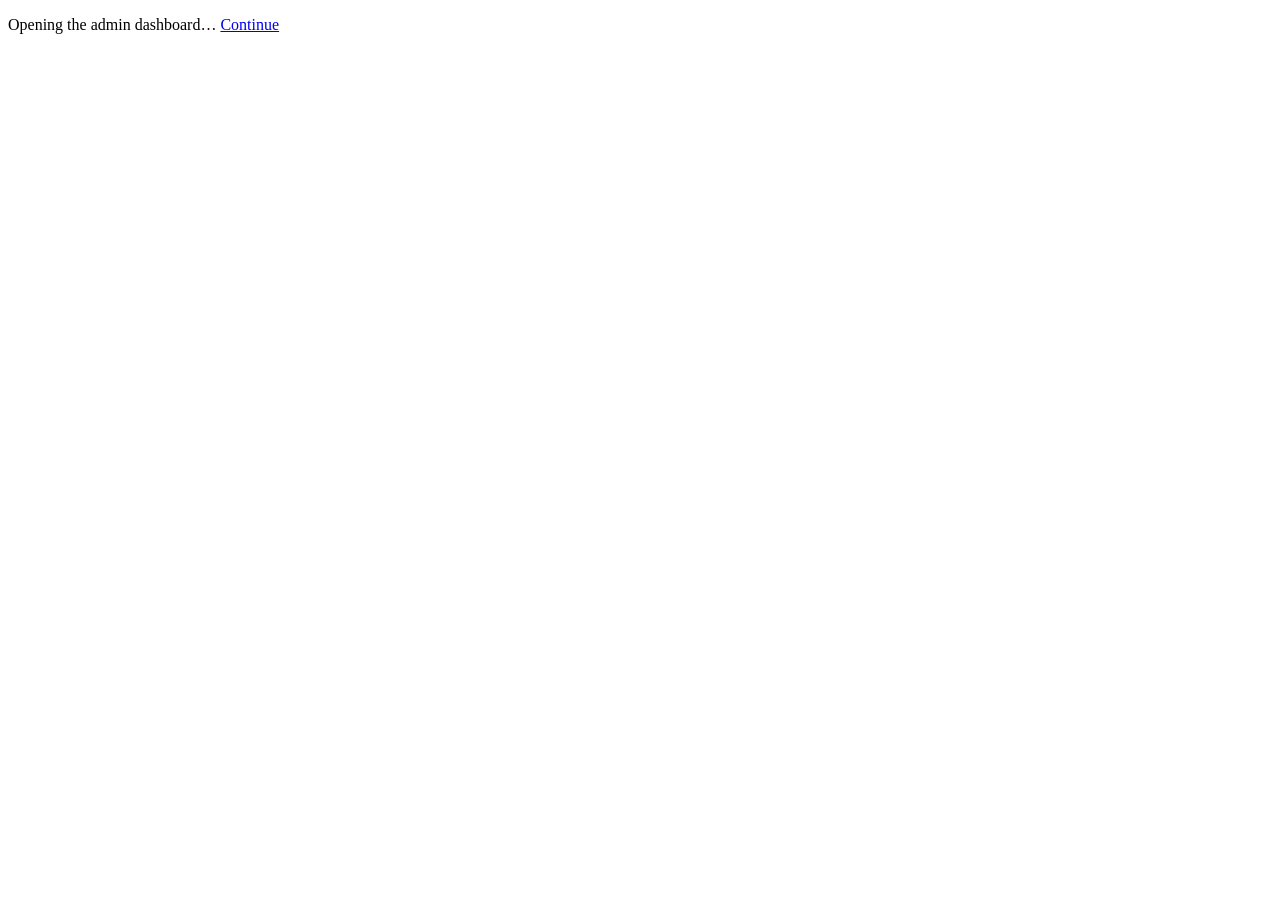
<file: admin.html>
<!doctype html><html lang="en"><head><meta charset="utf-8"><link rel="icon" href="favicon/favicon.ico" sizes="any"><link rel="icon" type="image/png" sizes="32x32" href="favicon/favicon-32x32.png"><link rel="icon" type="image/png" sizes="16x16" href="favicon/favicon-16x16.png"><link rel="apple-touch-icon" sizes="180x180" href="favicon/apple-touch-icon.png"><link rel="icon" type="image/png" sizes="192x192" href="favicon/android-chrome-192x192.png"><link rel="icon" type="image/png" sizes="512x512" href="favicon/android-chrome-512x512.png"><meta http-equiv="refresh" content="0;url=admin.php"><title>Baiku Admin</title></head><body><p>Opening the admin dashboard… <a href="admin.php">Continue</a></p></body></html>
</file>
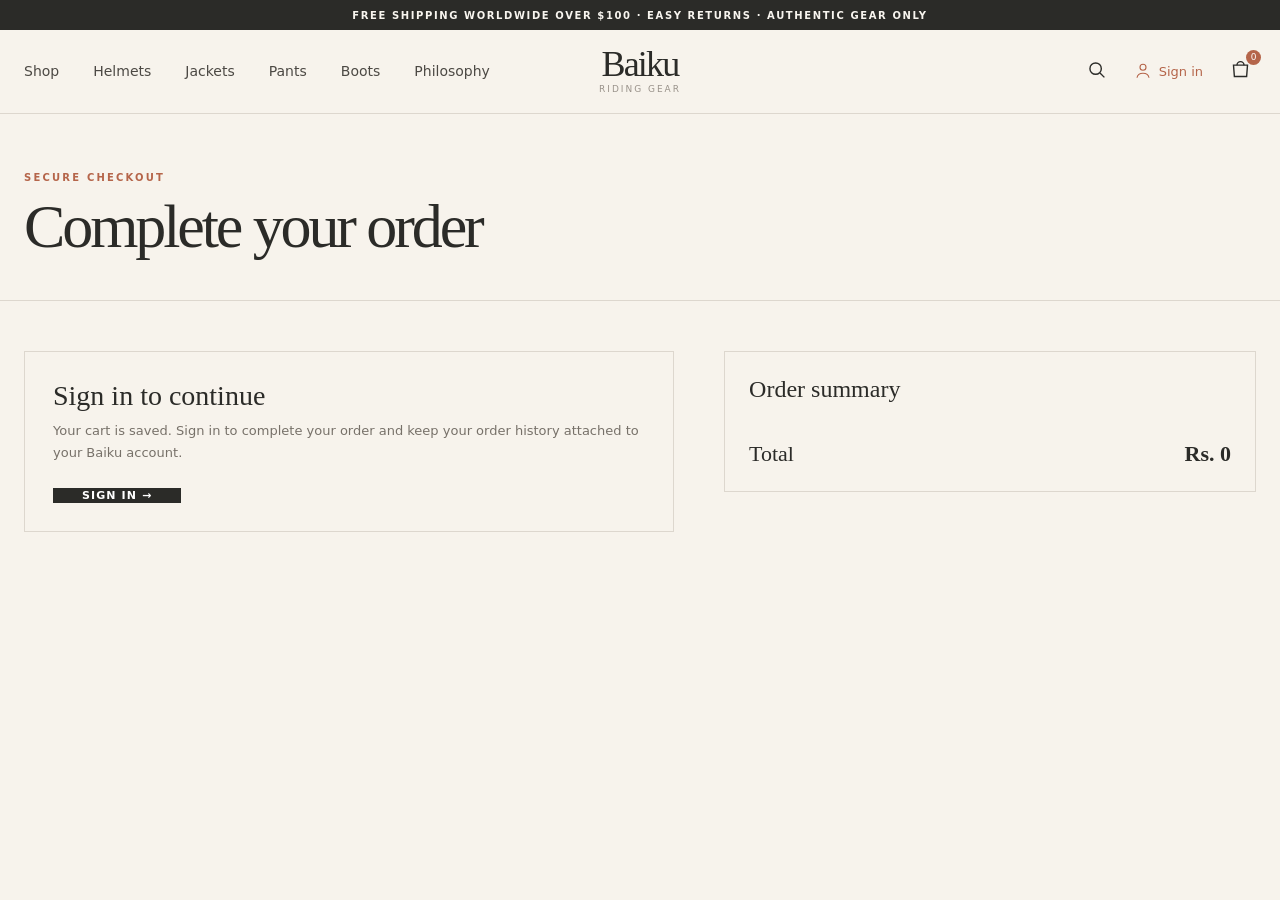
<file: checkout.html>
<!doctype html>
<html lang="en">
<head>
<meta charset="utf-8"><meta name="viewport" content="width=device-width,initial-scale=1">
<link rel="icon" href="favicon/favicon.ico" sizes="any"><link rel="icon" type="image/png" sizes="32x32" href="favicon/favicon-32x32.png"><link rel="icon" type="image/png" sizes="16x16" href="favicon/favicon-16x16.png"><link rel="apple-touch-icon" sizes="180x180" href="favicon/apple-touch-icon.png"><link rel="icon" type="image/png" sizes="192x192" href="favicon/android-chrome-192x192.png"><link rel="icon" type="image/png" sizes="512x512" href="favicon/android-chrome-512x512.png">
<title>Checkout — Baiku</title><link rel="stylesheet" href="css/style.css">
</head>
<body>
<div class="announcement">Free shipping worldwide over $100 · Easy returns · Authentic gear only</div>
<header class="header"><div class="container nav">
<nav class="nav-links"><a href="shop.html">Shop</a><a href="shop.html?category=Helmets">Helmets</a><a href="shop.html?category=Jackets">Jackets</a><a href="shop.html?category=Pants">Pants</a><a href="shop.html?category=Boots">Boots</a><a href="index.html">Philosophy</a></nav>
<a class="logo" href="index.html"><span class="logo-main">Baiku</span><span class="logo-sub">RIDING GEAR</span></a>
<div class="nav-actions"><button class="icon-btn" aria-label="Search" data-search-open><svg viewBox="0 0 24 24"><circle cx="11" cy="11" r="6.5"/><path d="m16 16 5 5"/></svg></button><a class="user-name" href="login.html"><svg width="18" height="18" viewBox="0 0 24 24" fill="none" stroke="currentColor" stroke-width="1.5"><circle cx="12" cy="7" r="4"/><path d="M4 21c.7-4.1 3.3-6 8-6s7.3 1.9 8 6"/></svg> Sign in</a><button class="icon-btn" aria-label="Cart" data-cart-open><svg viewBox="0 0 24 24"><path d="M4 7h16l-1 13H5L4 7Z"/><path d="M8 7a4 4 0 0 1 8 0"/></svg><span class="badge cart-count">0</span></button></div>
</div></header>

<main><section class="page-hero"><div class="container"><div class="section-kicker">Secure checkout</div><h1 class="page-title">Complete your order</h1></div></section>
<div class="container checkout-layout">
<div>
<div id="checkoutLogin" class="checkout-notice" hidden><h3>Sign in to continue</h3><p>Your cart is saved. Sign in to complete your order and keep your order history attached to your Baiku account.</p><a class="btn" href="login.html?next=checkout.html">Sign in →</a></div>
<form id="checkoutForm" hidden>
<div class="form-section"><h3>Contact</h3><div class="form-grid"><div class="field"><label>Email</label><input id="checkoutEmail" type="email" required readonly></div><div class="field"><label>Phone</label><input id="checkoutPhone" name="phone" required placeholder="+977 98XXXXXXXX" maxlength="30"></div></div></div>
<div class="form-section"><h3>Shipping</h3><div class="form-grid"><div class="field"><label>Full name</label><input id="checkoutName" name="name" required maxlength="100"></div><div class="field"><label>Address</label><input id="checkoutAddress" name="address" required maxlength="255" placeholder="Street / ward / area"></div><div class="form-grid" style="grid-template-columns:1fr 1fr"><div class="field"><label>City</label><input id="checkoutCity" name="city" required maxlength="100"></div><div class="field"><label>Postal code</label><input id="checkoutPostal" name="postal_code" maxlength="20" placeholder="44600"></div></div></div></div>
<div class="form-section"><h3>Payment</h3><div class="field"><label>Payment method</label><select id="checkoutPayment" name="payment_method"><option value="eSewa">eSewa</option><option value="Cash on delivery">Cash on delivery</option></select></div><p class="checkout-help">eSewa uses its official UAT test environment for this college project. Cash on delivery is also available.</p></div>
<div id="checkoutMessage" class="auth-message" aria-live="polite"></div>
<button class="btn" id="placeOrderBtn" style="margin-top:28px;width:100%">Continue to payment →</button>
</form>
</div>
<aside class="order-summary"><h2>Order summary</h2><div id="summaryItems"></div><div class="summary-total"><span>Total</span><strong id="summaryTotal">Rs. 0</strong></div></aside>
</div></main>

<div class="modal-backdrop" id="paymentConfirm"><div class="modal"><div class="section-kicker">Simulated payment</div><h2>Confirm your order</h2><p id="paymentText" style="color:#777169;line-height:1.7"></p><div class="modal-actions"><button class="btn secondary" id="cancelPayment">Go back</button><button class="btn" id="confirmPayment">Confirm payment →</button></div></div></div>
<div class="modal-backdrop" id="confirmed"><div class="modal"><div class="section-kicker">Order received</div><h2>You're all set.</h2><p id="orderSuccessText" style="color:#777169;line-height:1.7"></p><button class="btn" onclick="location.href='index.html'">Back to Baiku</button></div></div>

<div class="drawer-backdrop"></div><aside class="cart-drawer"><div class="drawer-head"><h2>Your cart</h2><button class="icon-btn" data-cart-close>×</button></div><div class="cart-items"></div><div class="drawer-foot"><div class="total-row"><span>Subtotal</span><strong class="cart-total">Rs. 0</strong></div><a class="btn checkout-btn" href="checkout.html">Checkout →</a></div></aside>
<script src="js/baiku-cart.js"></script><script src="js/main.js"></script>
<script>
let checkoutCart = [];
let checkoutTotal = 0;
let checkoutSession = null;
const checkoutMoney = n => `Rs. ${Number(n).toLocaleString('en-IN', {maximumFractionDigits:2})}`;

function setCheckoutMessage(text='', type='') {
  const el=document.querySelector('#checkoutMessage');
  if (!el) return;
  el.textContent=text;
  el.className='auth-message' + (type ? ' '+type : '');
}

async function renderCheckoutSummary(){
  const el=document.querySelector('#summaryItems'), totalEl=document.querySelector('#summaryTotal');
  if(!el)return;
  checkoutCart=getCart();
  checkoutTotal=0;
  if(!checkoutCart.length){el.innerHTML='<p style="color:#777169;font-size:13px">Your cart is empty. <a href="shop.html">Browse the collection.</a></p>';totalEl.textContent=checkoutMoney(0);return;}
  const valid=[];
  el.innerHTML=checkoutCart.map(i=>{
    const p=products.find(x=>x.id===Number(i.id));
    if(!p)return '';
    const qty=Math.min(Number(i.qty), Number(p.stock));
    if(qty<=0)return '';
    valid.push({id:p.id,qty});
    const subtotal=p.price*qty; checkoutTotal+=subtotal;
    return `<div class="summary-row"><span>${escapeHtml(p.name)} × ${qty}</span><span>${checkoutMoney(subtotal)}</span></div>`;
  }).join('');
  checkoutCart=valid;
  saveCartLocalOnly(valid);
  totalEl.textContent=checkoutMoney(checkoutTotal);
}

async function prepareCheckout(){
  await (window.baikuReady || Promise.resolve());
  try { checkoutSession=await getBaikuSessionState(); }
  catch(e){ document.querySelector('#checkoutLogin').hidden=false; return; }
  if(!checkoutSession.authenticated){ document.querySelector('#checkoutLogin').hidden=false; return; }
  document.querySelector('#checkoutForm').hidden=false;
  document.querySelector('#checkoutEmail').value=checkoutSession.user.email;
  document.querySelector('#checkoutName').value=checkoutSession.user.name;
  await renderCheckoutSummary();
  if(!checkoutCart.length) document.querySelector('#placeOrderBtn').disabled=true;
}

function checkoutPayload() {
  const postal=document.querySelector('#checkoutPostal').value.trim();
  const baseAddress=document.querySelector('#checkoutAddress').value.trim();
  return {
    phone:document.querySelector('#checkoutPhone').value.trim(),
    name:document.querySelector('#checkoutName').value.trim(),
    address:postal ? `${baseAddress} (Postal code: ${postal})` : baseAddress,
    city:document.querySelector('#checkoutCity').value.trim(),
    country:'Nepal'
  };
}

function redirectToEsewa(payment) {
  const form=document.createElement('form');
  form.method='POST';
  form.action=payment.form_url;
  form.style.display='none';
  const fields={
    amount: payment.amount,
    tax_amount:'0',
    total_amount: payment.amount,
    transaction_uuid: payment.transaction_uuid,
    product_code: payment.product_code,
    product_service_charge:'0',
    product_delivery_charge:'0',
    success_url: payment.success_url,
    failure_url: payment.failure_url,
    signed_field_names: payment.signed_field_names,
    signature: payment.signature
  };
  Object.entries(fields).forEach(([name,value])=>{
    const input=document.createElement('input'); input.type='hidden'; input.name=name; input.value=value; form.appendChild(input);
  });
  document.body.appendChild(form);
  form.submit();
}

async function placeCashOrder(payload) {
  const response=await fetch('api.php?action=create_order',{method:'POST',credentials:'same-origin',headers:{'Content-Type':'application/json'},body:JSON.stringify({...payload,payment_method:'Cash on delivery'})});
  const data=await response.json();
  if(!response.ok || !data.success) throw new Error(data.message||'Could not create your order.');
  saveCartLocalOnly([]); renderCart();
  document.querySelector('#paymentText').textContent=`Your cash-on-delivery order for ${checkoutMoney(data.order.total_amount)} will be confirmed without an online payment.`;
  document.querySelector('#paymentConfirm').classList.add('open');
  document.querySelector('#confirmPayment').onclick=()=>{
    document.querySelector('#paymentConfirm').classList.remove('open');
    document.querySelector('#orderSuccessText').textContent=`Order #BK-${String(data.order.id).padStart(4,'0')} has been placed for ${checkoutMoney(data.order.total_amount)}.`;
    document.querySelector('#confirmed').classList.add('open');
  };
}

document.addEventListener('DOMContentLoaded',async()=>{
  await prepareCheckout();
  document.querySelector('#checkoutForm')?.addEventListener('submit',async e=>{
    e.preventDefault();
    if(!checkoutCart.length){setCheckoutMessage('Your cart is empty.','error');return;}
    const btn=document.querySelector('#placeOrderBtn');
    const method=document.querySelector('#checkoutPayment').value;
    const payload=checkoutPayload();
    btn.disabled=true;
    btn.textContent=method==='eSewa' ? 'Connecting to eSewa…' : 'Creating order…';
    setCheckoutMessage('');
    try {
      if(method==='eSewa') {
        const response=await fetch('esewa.php?action=initiate',{method:'POST',credentials:'same-origin',headers:{'Content-Type':'application/json'},body:JSON.stringify(payload)});
        const data=await response.json();
        if(!response.ok || !data.success) throw new Error(data.message||'Could not start eSewa payment.');
        redirectToEsewa(data.payment);
        return;
      }
      await placeCashOrder(payload);
    } catch(error) {
      setCheckoutMessage(error.message,'error');
    } finally {
      if(document.body.contains(btn)) { btn.disabled=false; btn.textContent='Continue to payment →'; }
    }
  });

  document.querySelector('#cancelPayment')?.addEventListener('click',()=>document.querySelector('#paymentConfirm').classList.remove('open'));
});
</script>

</body></html>
</file>
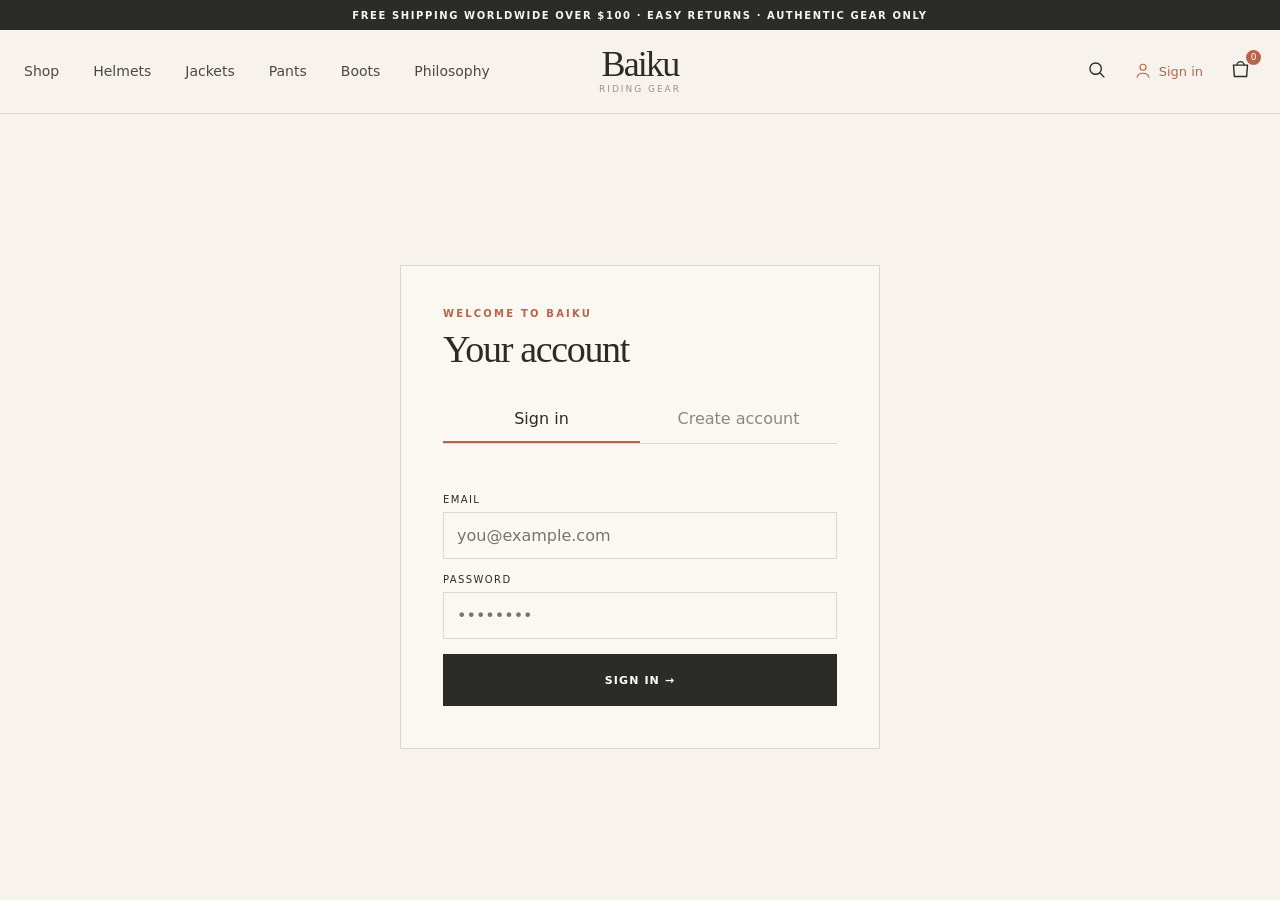
<file: login.html>
<!doctype html>
<html lang="en">
<head>
<meta charset="utf-8"><meta name="viewport" content="width=device-width,initial-scale=1">
<link rel="icon" href="favicon/favicon.ico" sizes="any"><link rel="icon" type="image/png" sizes="32x32" href="favicon/favicon-32x32.png"><link rel="icon" type="image/png" sizes="16x16" href="favicon/favicon-16x16.png"><link rel="apple-touch-icon" sizes="180x180" href="favicon/apple-touch-icon.png"><link rel="icon" type="image/png" sizes="192x192" href="favicon/android-chrome-192x192.png"><link rel="icon" type="image/png" sizes="512x512" href="favicon/android-chrome-512x512.png">
<title>Account — Baiku</title><link rel="stylesheet" href="css/style.css">
</head>
<body>
<div class="announcement">Free shipping worldwide over $100 · Easy returns · Authentic gear only</div>
<header class="header"><div class="container nav">
<nav class="nav-links"><a href="shop.html">Shop</a><a href="shop.html?category=Helmets">Helmets</a><a href="shop.html?category=Jackets">Jackets</a><a href="shop.html?category=Pants">Pants</a><a href="shop.html?category=Boots">Boots</a><a href="index.html#story">Philosophy</a></nav>
<a class="logo" href="index.html"><span class="logo-main">Baiku</span><span class="logo-sub">RIDING GEAR</span></a>
<div class="nav-actions"><button class="icon-btn" aria-label="Search"><svg viewBox="0 0 24 24"><circle cx="11" cy="11" r="6.5"/><path d="m16 16 5 5"/></svg></button><a class="user-name" href="login.html"><svg width="18" height="18" viewBox="0 0 24 24" fill="none" stroke="currentColor" stroke-width="1.5"><circle cx="12" cy="7" r="4"/><path d="M4 21c.7-4.1 3.3-6 8-6s7.3 1.9 8 6"/></svg> Sign in</a><button class="icon-btn" aria-label="Cart" data-cart-open><svg viewBox="0 0 24 24"><path d="M4 7h16l-1 13H5L4 7Z"/><path d="M8 7a4 4 0 0 1 8 0"/></svg><span class="badge cart-count">0</span></button></div>
</div></header>

<main class="login-wrap"><div class="auth-card"><div class="section-kicker">Welcome to Baiku</div><h1 class="section-title" style="margin-bottom:25px">Your account</h1><div class="tabs"><button class="tab active" data-tab="login">Sign in</button><button class="tab" data-tab="register">Create account</button></div><div id="authMessage" class="auth-message" aria-live="polite"></div><form class="form-grid" id="loginForm"><div class="field"><label>Email</label><input type="email" required placeholder="you@example.com"></div><div class="field"><label>Password</label><input type="password" required placeholder="••••••••"></div><button class="btn">Sign in →</button></form><form class="form-grid" id="registerForm" style="display:none"><div class="field"><label>Name</label><input required></div><div class="field"><label>Email</label><input type="email" required></div><div class="field"><label>Password</label><input type="password" required></div><div class="field"><label>Confirm password</label><input type="password" required></div><button class="btn">Create account →</button></form></div></main>

<div class="drawer-backdrop"></div>
<aside class="cart-drawer"><div class="drawer-head"><h2>Your cart</h2><button class="icon-btn" data-cart-close>×</button></div><div class="cart-items"></div><div class="drawer-foot"><div class="total-row"><span>Subtotal</span><strong class="cart-total">Rs. 0</strong></div><a class="btn checkout-btn" href="checkout.html">Checkout →</a></div></aside>
<script src="js/baiku-cart.js"></script><script src="js/main.js"></script><script>
document.addEventListener("DOMContentLoaded", () => {
    const loginForm = document.getElementById("loginForm");
    const registerForm = document.getElementById("registerForm");
    const message = document.getElementById("authMessage");

    function showMessage(text, type = "") {
        message.textContent = text;
        message.className = "auth-message" + (type ? " " + type : "");
    }

    document.querySelectorAll("[data-tab]").forEach(tab => {
        tab.addEventListener("click", () => {
            document.querySelectorAll("[data-tab]").forEach(x => x.classList.remove("active"));
            tab.classList.add("active");

            const isLogin = tab.dataset.tab === "login";
            loginForm.style.display = isLogin ? "grid" : "none";
            registerForm.style.display = isLogin ? "none" : "grid";
            showMessage("");
        });
    });

    loginForm.addEventListener("submit", async (event) => {
        event.preventDefault();

        const email = loginForm.querySelector('input[type="email"]').value.trim();
        const password = loginForm.querySelector('input[type="password"]').value;
        const button = loginForm.querySelector("button");

        button.disabled = true;
        button.textContent = "Signing in…";
        showMessage("Signing you in…");

        try {
            const result = await baikuLogin(email, password);
            showMessage(`Welcome back, ${result.user.name}.`, "success");

            setTimeout(() => {
                window.location.href = result.user.role === "admin" ? "admin.php" : "index.html";
            }, 700);
        } catch (error) {
            showMessage(error.message, "error");
        } finally {
            button.disabled = false;
            button.textContent = "Sign in →";
        }
    });

    registerForm.addEventListener("submit", async (event) => {
        event.preventDefault();

        const inputs = registerForm.querySelectorAll("input");
        const name = inputs[0].value.trim();
        const email = inputs[1].value.trim();
        const password = inputs[2].value;
        const confirmPassword = inputs[3].value;
        const button = registerForm.querySelector("button");

        if (password !== confirmPassword) {
            showMessage("Passwords do not match.", "error");
            return;
        }

        button.disabled = true;
        button.textContent = "Creating account…";
        showMessage("Creating your Baiku account…");

        try {
            const result = await baikuRegister(name, email, password);
            showMessage(`Account created. Welcome, ${result.user.name}.`, "success");

            setTimeout(() => {
                window.location.href = "index.html";
            }, 700);
        } catch (error) {
            showMessage(error.message, "error");
        } finally {
            button.disabled = false;
            button.textContent = "Create account →";
        }
    });
});
</script>
<script src="js/baiku-auth.js"></script>
</body></html>
</file>
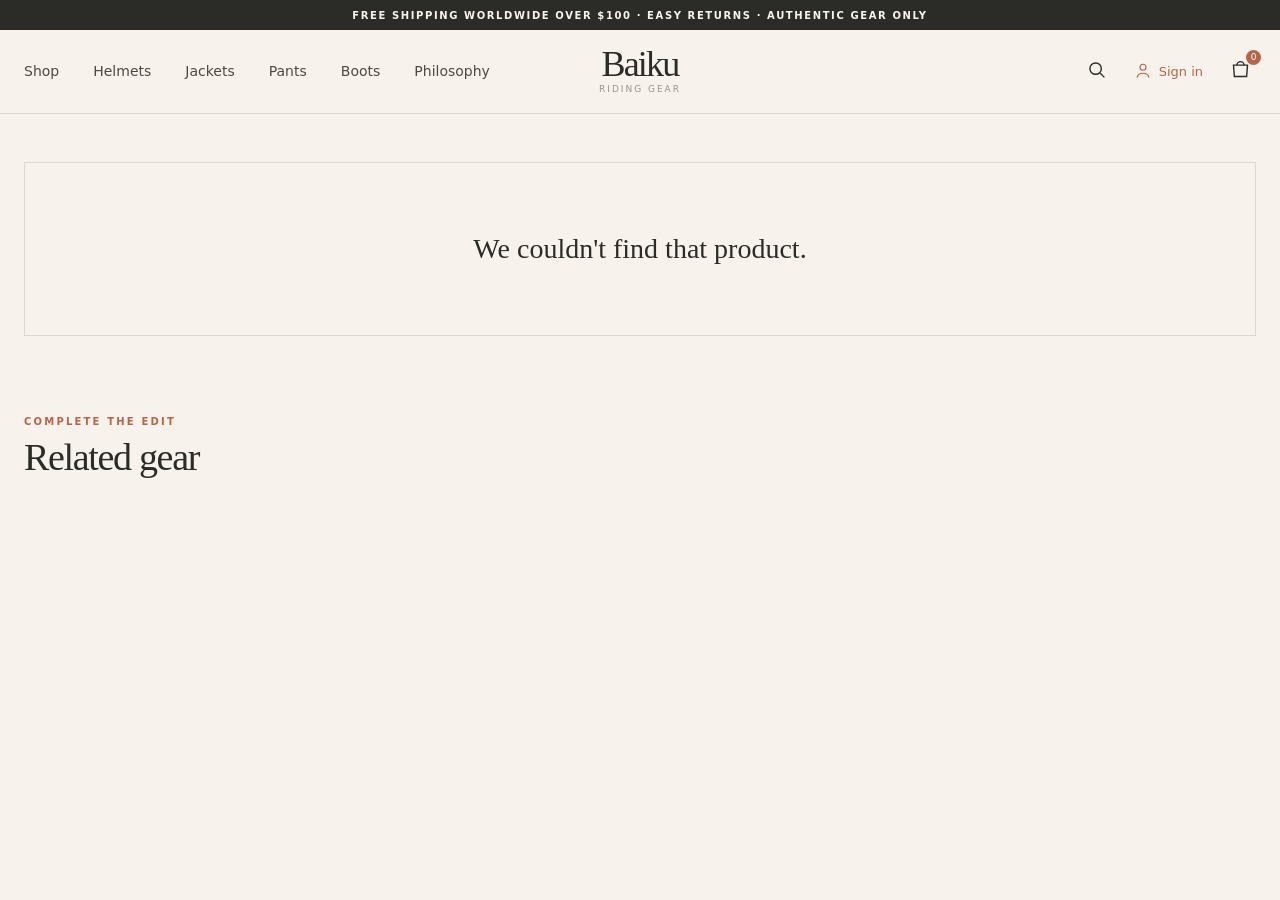
<file: product.html>
<!doctype html>
<html lang="en">
<head>
<meta charset="utf-8"><meta name="viewport" content="width=device-width,initial-scale=1">
<link rel="icon" href="favicon/favicon.ico" sizes="any"><link rel="icon" type="image/png" sizes="32x32" href="favicon/favicon-32x32.png"><link rel="icon" type="image/png" sizes="16x16" href="favicon/favicon-16x16.png"><link rel="apple-touch-icon" sizes="180x180" href="favicon/apple-touch-icon.png"><link rel="icon" type="image/png" sizes="192x192" href="favicon/android-chrome-192x192.png"><link rel="icon" type="image/png" sizes="512x512" href="favicon/android-chrome-512x512.png">
<title>Product — Baiku</title><link rel="stylesheet" href="css/style.css">
</head>
<body>
<div class="announcement">Free shipping worldwide over $100 · Easy returns · Authentic gear only</div>
<header class="header"><div class="container nav">
<nav class="nav-links"><a href="shop.html">Shop</a><a href="shop.html?category=Helmets">Helmets</a><a href="shop.html?category=Jackets">Jackets</a><a href="shop.html?category=Pants">Pants</a><a href="shop.html?category=Boots">Boots</a><a href="index.html#story">Philosophy</a></nav>
<a class="logo" href="index.html"><span class="logo-main">Baiku</span><span class="logo-sub">RIDING GEAR</span></a>
<div class="nav-actions"><button class="icon-btn" aria-label="Search" data-search-open><svg viewBox="0 0 24 24"><circle cx="11" cy="11" r="6.5"/><path d="m16 16 5 5"/></svg></button><a class="user-name" href="login.html"><svg width="18" height="18" viewBox="0 0 24 24" fill="none" stroke="currentColor" stroke-width="1.5"><circle cx="12" cy="7" r="4"/><path d="M4 21c.7-4.1 3.3-6 8-6s7.3 1.9 8 6"/></svg> Sign in</a><button class="icon-btn" aria-label="Cart" data-cart-open><svg viewBox="0 0 24 24"><path d="M4 7h16l-1 13H5L4 7Z"/><path d="M8 7a4 4 0 0 1 8 0"/></svg><span class="badge cart-count">0</span></button></div>
</div></header>

<main class="product-page"><div class="container"><div class="product-layout"><div class="gallery"><div class="thumbs" data-thumbs></div><div class="main-product-img"><img data-main-img alt=""></div></div><div class="product-detail"><div class="product-meta" data-product-category></div><h1 data-product-name></h1><div class="detail-price" data-product-price></div><p class="detail-desc" data-product-desc></p><div class="quantity"><button data-minus>−</button><span data-qty>1</span><button data-plus>+</button></div><button class="btn" data-add-product>Add to cart →</button><div class="section" style="margin-top:40px;padding:28px 0 0"><div class="product-meta">Baiku standard</div><p style="color:#777169;font-size:13px;line-height:1.7">Authentic gear · Carefully selected materials · Road-ready design · 30-day returns</p></div></div></div><div class="related"><div class="section-kicker">Complete the edit</div><h2 class="section-title">Related gear</h2><div class="product-grid" data-related style="margin-top:25px"></div></div></div></main>

<div class="drawer-backdrop"></div>
<aside class="cart-drawer"><div class="drawer-head"><h2>Your cart</h2><button class="icon-btn" data-cart-close>×</button></div><div class="cart-items"></div><div class="drawer-foot"><div class="total-row"><span>Subtotal</span><strong class="cart-total">Rs. 0</strong></div><a class="btn checkout-btn" href="checkout.html">Checkout →</a></div></aside>
<script src="js/baiku-cart.js"></script><script src="js/main.js"></script>
</body></html>
</file>
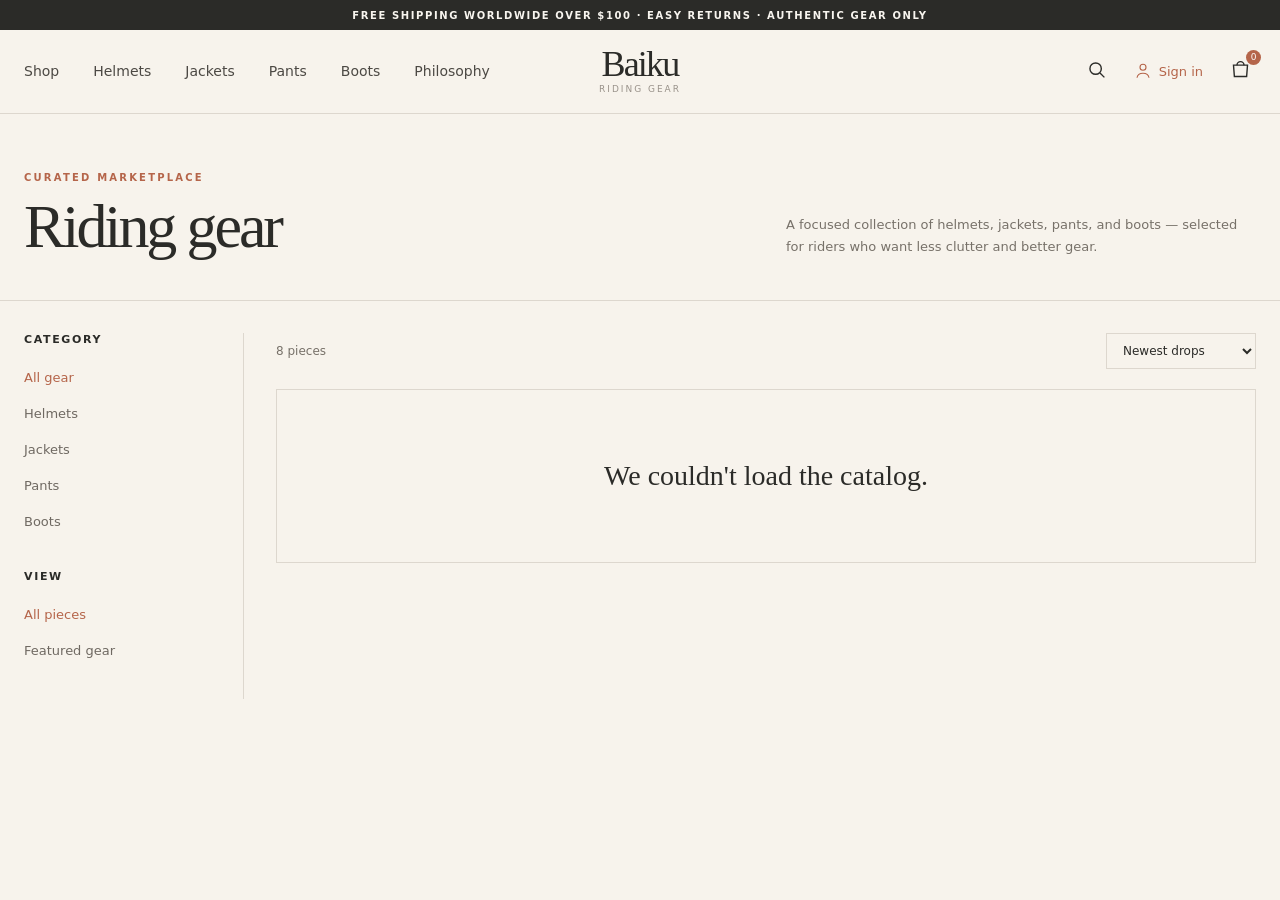
<file: shop.html>
<!doctype html>
<html lang="en">
<head>
<meta charset="utf-8"><meta name="viewport" content="width=device-width,initial-scale=1">
<link rel="icon" href="favicon/favicon.ico" sizes="any"><link rel="icon" type="image/png" sizes="32x32" href="favicon/favicon-32x32.png"><link rel="icon" type="image/png" sizes="16x16" href="favicon/favicon-16x16.png"><link rel="apple-touch-icon" sizes="180x180" href="favicon/apple-touch-icon.png"><link rel="icon" type="image/png" sizes="192x192" href="favicon/android-chrome-192x192.png"><link rel="icon" type="image/png" sizes="512x512" href="favicon/android-chrome-512x512.png">
<title>Shop — Baiku</title><link rel="stylesheet" href="css/style.css">
</head>
<body>
<div class="announcement">Free shipping worldwide over $100 · Easy returns · Authentic gear only</div>
<header class="header"><div class="container nav">
<nav class="nav-links"><a href="shop.html">Shop</a><a href="shop.html?category=Helmets">Helmets</a><a href="shop.html?category=Jackets">Jackets</a><a href="shop.html?category=Pants">Pants</a><a href="shop.html?category=Boots">Boots</a><a href="index.html#story">Philosophy</a></nav>
<a class="logo" href="index.html"><span class="logo-main">Baiku</span><span class="logo-sub">RIDING GEAR</span></a>
<div class="nav-actions"><button class="icon-btn" aria-label="Search" data-search-open><svg viewBox="0 0 24 24"><circle cx="11" cy="11" r="6.5"/><path d="m16 16 5 5"/></svg></button><a class="user-name" href="login.html"><svg width="18" height="18" viewBox="0 0 24 24" fill="none" stroke="currentColor" stroke-width="1.5"><circle cx="12" cy="7" r="4"/><path d="M4 21c.7-4.1 3.3-6 8-6s7.3 1.9 8 6"/></svg> Sign in</a><button class="icon-btn" aria-label="Cart" data-cart-open><svg viewBox="0 0 24 24"><path d="M4 7h16l-1 13H5L4 7Z"/><path d="M8 7a4 4 0 0 1 8 0"/></svg><span class="badge cart-count">0</span></button></div>
</div></header>

<main><section class="page-hero"><div class="container page-hero-row"><div><div class="section-kicker">Curated marketplace</div><h1 class="page-title">Riding gear</h1></div><p class="page-desc">A focused collection of helmets, jackets, pants, and boots — selected for riders who want less clutter and better gear.</p></div></section>
<section class="container catalog"><aside class="filters"><h4>Category</h4><div class="filter-list"><button class="active" data-filter="All">All gear</button><button data-filter="Helmets">Helmets</button><button data-filter="Jackets">Jackets</button><button data-filter="Pants">Pants</button><button data-filter="Boots">Boots</button></div><h4>View</h4><div class="filter-list"><button class="active" data-filter="All">All pieces</button><button data-filter="Featured">Featured gear</button></div></aside><div><div class="catalog-toolbar"><span data-result-count>8 pieces</span><select class="sort" aria-label="Sort products"><option value="newest">Newest drops</option><option value="price-low">Price: low to high</option><option value="price-high">Price: high to low</option></select></div><div class="catalog-grid" data-catalog></div></div></section></main>

<div class="drawer-backdrop"></div>
<aside class="cart-drawer"><div class="drawer-head"><h2>Your cart</h2><button class="icon-btn" data-cart-close>×</button></div><div class="cart-items"></div><div class="drawer-foot"><div class="total-row"><span>Subtotal</span><strong class="cart-total">Rs. 0</strong></div><a class="btn checkout-btn" href="checkout.html">Checkout →</a></div></aside>
<script src="js/baiku-cart.js"></script><script src="js/main.js"></script>
</body></html>
</file>
<file: css/style.css>
:root{
  --cream:#f7f3ec;
  --paper:#fbf8f2;
  --charcoal:#2b2b28;
  --muted:#756f67;
  --terracotta:#b5654a;
  --line:#ddd7ce;
  --soft:#ece6dd;
  --max:1240px;
  --serif: Georgia, "Times New Roman", serif;
  --sans: Inter, ui-sans-serif, system-ui, -apple-system, BlinkMacSystemFont, "Segoe UI", sans-serif;
}
*{box-sizing:border-box}
html{scroll-behavior:smooth}
body{margin:0;background:var(--cream);color:var(--charcoal);font-family:var(--sans);font-weight:400}
a{color:inherit;text-decoration:none}
button,input,select{font:inherit}
button{cursor:pointer}
img{display:block;max-width:100%}
.container{width:min(calc(100% - 48px),var(--max));margin:auto}
.announcement{height:30px;background:var(--charcoal);color:#f8f5ef;display:flex;align-items:center;justify-content:center;font-size:10px;letter-spacing:.16em;text-transform:uppercase;font-weight:600}
.header{height:84px;border-bottom:1px solid var(--line);display:flex;align-items:center;background:rgba(247,243,236,.96);position:sticky;top:0;z-index:20;backdrop-filter:blur(10px)}
.nav{display:grid;grid-template-columns:1fr auto 1fr;align-items:center;gap:24px}
.nav-links{display:flex;gap:34px;align-items:center;font-size:14px}
.nav-links a{color:#4c4944;transition:color .2s}
.nav-links a:hover,.nav-links a.active{color:var(--terracotta)}
.logo{text-align:center;line-height:.85}
.logo-main{font-family:var(--serif);font-size:36px;letter-spacing:-.05em}
.logo-sub{display:block;font-size:9px;letter-spacing:.22em;color:#99928a;margin-top:7px}
.nav-actions{justify-self:end;display:flex;align-items:center;gap:22px}
.icon-btn{border:0;background:none;padding:5px;color:var(--charcoal);position:relative}
.icon-btn svg{width:21px;height:21px;stroke:currentColor;fill:none;stroke-width:1.6}
.user-name{font-size:13px;color:var(--terracotta);display:flex;align-items:center;gap:7px}
.baiku-account-menu{position:absolute;z-index:80;min-width:235px;padding:16px;background:var(--paper);border:1px solid var(--line);box-shadow:0 14px 35px rgba(43,43,40,.12);font-size:13px}
.account-menu-name{font-family:Georgia,serif;font-size:18px;color:var(--ink);margin-bottom:3px}
.account-menu-email{color:var(--muted);font-size:12px;overflow-wrap:anywhere}
.account-menu-role{color:var(--terracotta);font-size:11px;margin-top:7px;text-transform:uppercase;letter-spacing:.08em}
.account-menu-divider{height:1px;background:var(--line);margin:13px 0}
.baiku-account-menu a,.account-menu-signout{display:block;width:100%;padding:8px 0;border:0;background:none;text-align:left;color:var(--ink);font:inherit;cursor:pointer;text-decoration:none}
.baiku-account-menu a:hover,.account-menu-signout:hover{color:var(--terracotta)}
.account-menu-signout{border-top:1px solid var(--line);margin-top:3px;padding-top:11px}
.account-menu-signout:disabled{opacity:.6;cursor:wait}

.badge{position:absolute;right:-5px;top:-4px;min-width:15px;height:15px;border-radius:50%;background:var(--terracotta);color:white;font-size:9px;display:grid;place-items:center}
.hero{padding:62px 0 38px}
.hero-grid{display:grid;grid-template-columns:.95fr 1.05fr;gap:56px;align-items:center}
.eyebrow{font-size:11px;letter-spacing:.24em;text-transform:uppercase;color:var(--terracotta);font-weight:650}
.hero h1{font-family:var(--serif);font-size:clamp(56px,6.5vw,88px);font-weight:400;line-height:.93;letter-spacing:-.055em;margin:34px 0 28px}
.hero h1 em{font-style:italic}
.hero-copy{max-width:540px;color:#777169;font-size:16px;line-height:1.7}
.cta-row{display:flex;gap:14px;margin-top:34px}
.btn{height:52px;padding:0 28px;border:1px solid var(--charcoal);background:var(--charcoal);color:#fff;letter-spacing:.1em;text-transform:uppercase;font-size:11px;font-weight:700;transition:transform .2s,background .2s}
.btn:hover{transform:translateY(-2px)}
.btn.secondary{background:transparent;color:var(--charcoal);border-color:#c9c2b9}
.btn.secondary:hover{background:var(--paper)}
.hero-media{position:relative;overflow:hidden;min-height:520px;background:#d9d4cc}
.hero-media img{width:100%;height:520px;object-fit:cover;transition:transform .7s}
.hero-media:hover img{transform:scale(1.025)}
.feature-card{position:absolute;left:28px;right:28px;bottom:24px;background:rgba(251,248,242,.96);padding:20px 22px;display:flex;justify-content:space-between;align-items:center;border:1px solid #e0dad2}
.feature-card small,.product-meta{font-size:10px;letter-spacing:.16em;text-transform:uppercase;color:var(--terracotta);font-weight:650}
.feature-card h3{font-family:var(--serif);font-weight:400;font-size:21px;margin:7px 0 3px}
.price{color:#8c857d;font-size:13px}
.text-link{font-size:11px;letter-spacing:.12em;text-transform:uppercase;font-weight:700}
.section{padding:48px 0 72px;border-top:1px solid var(--line)}
.section-head{display:flex;align-items:end;justify-content:space-between;margin-bottom:25px}
.section-kicker{font-size:10px;letter-spacing:.22em;text-transform:uppercase;color:var(--terracotta);font-weight:650}
.section-title{font-family:var(--serif);font-size:38px;font-weight:400;letter-spacing:-.035em;margin:8px 0 0}
.product-grid{display:grid;grid-template-columns:repeat(4,1fr);gap:18px}
.product-card{min-width:0}
.product-image{aspect-ratio:1/1.14;background:#ebe5dc;overflow:hidden;position:relative}
.product-image img{width:100%;height:100%;object-fit:cover;transition:transform .55s}
.product-card:hover .product-image img{transform:scale(1.035)}
.product-tag{position:absolute;top:12px;left:12px;background:var(--cream);padding:7px 9px;font-size:9px;letter-spacing:.12em;text-transform:uppercase}
.product-info{padding:14px 2px}
.product-info h3{font-family:var(--serif);font-size:19px;font-weight:400;margin:6px 0}
.product-bottom{display:flex;justify-content:space-between;gap:12px;color:#777169;font-size:12px}
.category-grid{display:grid;grid-template-columns:repeat(4,1fr);border-top:1px solid var(--line);border-left:1px solid var(--line)}
.category{border-right:1px solid var(--line);border-bottom:1px solid var(--line);padding:14px;transition:background .25s}
.category:hover{background:var(--paper)}
.category-img{aspect-ratio:1.05/1;background:#e8e2d9;overflow:hidden}
.category-img img{width:100%;height:100%;object-fit:cover;transition:transform .5s}
.category:hover img{transform:scale(1.03)}
.category h3{font-family:var(--serif);font-size:24px;font-weight:400;margin:17px 4px 4px}
.category p{font-size:12px;color:#777169;margin:0 4px 14px;line-height:1.5}
.category .text-link{margin:0 4px 5px;display:inline-block}
.story{display:grid;grid-template-columns:1fr 1fr;gap:80px;align-items:center}
.story h2{font-family:var(--serif);font-size:50px;line-height:1.02;font-weight:400;letter-spacing:-.045em;margin:12px 0 22px}
.story p{color:#777169;line-height:1.8;max-width:570px}
.story-image{aspect-ratio:1.15/1;overflow:hidden;background:#ddd7ce}
.story-image img{width:100%;height:100%;object-fit:cover}
.newsletter{background:var(--charcoal);color:#f7f3ec;padding:60px;display:grid;grid-template-columns:1fr 1fr;gap:50px;align-items:end}
.newsletter h2{font-family:var(--serif);font-weight:400;font-size:45px;line-height:1.05;margin:10px 0 0}
.newsletter p{color:#bcb6ae;font-size:13px;line-height:1.7}
.news-form{display:flex;border-bottom:1px solid #706b64;padding-bottom:10px}
.news-form input{flex:1;background:transparent;border:0;outline:0;color:#fff;font-size:14px}
.news-form button{border:0;background:transparent;color:var(--terracotta);font-size:11px;text-transform:uppercase;letter-spacing:.12em;font-weight:700}
.footer{padding:40px 0 25px;color:#7c766e;font-size:12px}
.footer-grid{display:grid;grid-template-columns:2fr 1fr 1fr 1fr;gap:30px;padding-bottom:40px;border-bottom:1px solid var(--line)}
.footer-brand{font-family:var(--serif);font-size:27px;color:var(--charcoal)}
.footer h4{font-size:10px;text-transform:uppercase;letter-spacing:.18em;color:var(--charcoal);margin:0 0 13px}
.footer a{display:block;margin:9px 0}
.footer-bottom{display:flex;justify-content:space-between;padding-top:18px}
.page-hero{padding:58px 0 30px;border-bottom:1px solid var(--line)}
.page-hero-row{display:flex;justify-content:space-between;align-items:end;gap:40px}
.page-title{font-family:var(--serif);font-weight:400;font-size:62px;letter-spacing:-.05em;margin:8px 0}
.page-desc{max-width:470px;color:#777169;line-height:1.65;font-size:13px}
.catalog{display:grid;grid-template-columns:220px 1fr;gap:32px;padding:32px 0 70px}
.filters{border-right:1px solid var(--line);padding-right:28px}
.filters h4{font-size:11px;letter-spacing:.15em;text-transform:uppercase;margin:0 0 18px}
.filter-list{display:grid;gap:9px;margin-bottom:35px}
.filter-list button{border:0;background:none;text-align:left;color:#6f6962;padding:6px 0;font-size:13px}
.filter-list button.active,.filter-list button:hover{color:var(--terracotta)}
.catalog-toolbar{display:flex;justify-content:space-between;align-items:center;margin-bottom:20px;color:#777169;font-size:12px}
.sort{border:1px solid var(--line);background:transparent;padding:9px 12px;color:var(--charcoal)}
.catalog-grid{display:grid;grid-template-columns:repeat(3,1fr);gap:30px 18px}
.empty{grid-column:1/-1;border:1px solid var(--line);padding:70px;text-align:center;font-family:var(--serif);font-size:28px}
.product-page{padding:48px 0 80px}
.product-layout{display:grid;grid-template-columns:1.1fr .9fr;gap:64px}
.gallery{display:grid;grid-template-columns:100px 1fr;gap:14px}
.thumbs{display:grid;align-content:start;gap:10px}
.thumb{border:1px solid var(--line);padding:0;background:none;aspect-ratio:1}
.thumb.active{border-color:var(--terracotta)}
.thumb img{width:100%;height:100%;object-fit:cover}
.main-product-img{aspect-ratio:1/1.1;background:#e7e1d8;overflow:hidden}
.main-product-img img{width:100%;height:100%;object-fit:cover}
.product-detail{padding-top:15px}
.product-detail h1{font-family:var(--serif);font-weight:400;font-size:54px;line-height:1;letter-spacing:-.045em;margin:10px 0 18px}
.detail-price{font-size:18px;margin-bottom:25px}
.detail-desc{color:#777169;line-height:1.75;font-size:14px;border-top:1px solid var(--line);padding-top:22px}
.quantity{display:flex;align-items:center;border:1px solid var(--line);width:max-content;margin:28px 0}
.quantity button{border:0;background:none;width:38px;height:44px}
.quantity span{width:38px;text-align:center;font-size:13px}
.product-detail .btn{width:100%}
.related{margin-top:80px}
.drawer-backdrop{position:fixed;inset:0;background:rgba(43,43,40,.28);opacity:0;visibility:hidden;transition:.25s;z-index:40}
.cart-drawer{position:fixed;right:0;top:0;height:100%;width:min(430px,100%);background:var(--paper);z-index:50;transform:translateX(100%);transition:transform .3s;display:flex;flex-direction:column}
body.cart-open .drawer-backdrop{opacity:1;visibility:visible}
body.cart-open .cart-drawer{transform:translateX(0)}
.drawer-head{padding:22px;border-bottom:1px solid var(--line);display:flex;justify-content:space-between;align-items:center}
.drawer-head h2{font-family:var(--serif);font-size:26px;font-weight:400;margin:0}
.cart-items{flex:1;overflow:auto;padding:18px 22px}
.cart-item{display:grid;grid-template-columns:82px 1fr auto;gap:13px;padding:15px 0;border-bottom:1px solid var(--line)}
.cart-item-img{width:82px;height:90px;object-fit:cover;background:#e8e2d9}
.cart-item h4{font-family:var(--serif);font-weight:400;margin:2px 0 7px;font-size:17px}
.cart-item p{font-size:11px;color:#777169;margin:0 0 12px}
.qty-mini{display:flex;border:1px solid var(--line);width:max-content}
.qty-mini button{border:0;background:none;width:25px;height:25px}
.qty-mini span{font-size:10px;width:25px;display:grid;place-items:center}
.remove{border:0;background:none;color:#9a9187;font-size:10px;text-transform:uppercase;letter-spacing:.1em}
.drawer-foot{padding:22px;border-top:1px solid var(--line)}
.total-row{display:flex;justify-content:space-between;margin-bottom:18px}
.total-row strong{font-family:var(--serif);font-size:22px;font-weight:400}
.checkout-btn{width:100%}
.login-wrap{min-height:calc(100vh - 114px);display:grid;place-items:center;padding:60px 20px}
.auth-card{width:min(480px,100%);background:var(--paper);border:1px solid var(--line);padding:42px}
.tabs{display:grid;grid-template-columns:1fr 1fr;border-bottom:1px solid var(--line);margin-bottom:28px}
.tab{border:0;background:none;padding:13px;border-bottom:2px solid transparent;color:#888}
.tab.active{color:var(--charcoal);border-color:var(--terracotta)}
.form-grid{display:grid;gap:15px}
.field label{display:block;font-size:10px;text-transform:uppercase;letter-spacing:.14em;margin-bottom:7px}
.field input,.field select,.field textarea{width:100%;background:transparent;border:1px solid var(--line);padding:13px;outline:0;color:var(--charcoal)}
.field input:focus,.field select:focus,.field textarea:focus{border-color:var(--terracotta)}
.checkout-layout{display:grid;grid-template-columns:1.1fr .9fr;gap:50px;padding:50px 0 80px}
.form-section{border-top:1px solid var(--line);padding-top:22px;margin-top:25px}
.form-section h3{font-family:var(--serif);font-weight:400;font-size:27px;margin:0 0 18px}
.order-summary{border:1px solid var(--line);padding:24px;height:max-content;position:sticky;top:130px}
.order-summary h2{font-family:var(--serif);font-weight:400;margin:0 0 20px}
.summary-row{display:flex;justify-content:space-between;font-size:12px;padding:10px 0;border-bottom:1px solid var(--line)}
.summary-total{font-family:var(--serif);font-size:22px;display:flex;justify-content:space-between;padding-top:18px}
.modal-backdrop{position:fixed;inset:0;background:rgba(43,43,40,.35);display:grid;place-items:center;opacity:0;visibility:hidden;transition:.25s;z-index:80}
.modal-backdrop.open{opacity:1;visibility:visible}
.modal{background:var(--paper);width:min(460px,calc(100% - 36px));padding:45px;text-align:center;border:1px solid var(--line)}
.modal h2{font-family:var(--serif);font-size:38px;font-weight:400;margin:0 0 12px}
.admin-shell{min-height:100vh}
.admin-header{border-bottom:1px solid var(--line);padding:22px 0}
.admin-layout{display:grid;grid-template-columns:220px 1fr;gap:30px;padding:30px 0}
.admin-side{border-right:1px solid var(--line);padding-right:24px}
.admin-side button{display:block;width:100%;border:0;background:none;text-align:left;padding:12px 8px;color:#716b63}
.admin-side button.active{background:var(--soft);color:var(--charcoal)}
.admin-main h1{font-family:var(--serif);font-weight:400;font-size:42px;margin:0 0 25px}
.stat-grid{display:grid;grid-template-columns:repeat(3,1fr);gap:15px;margin-bottom:30px}
.stat{border:1px solid var(--line);padding:22px}
.stat span{font-size:10px;letter-spacing:.14em;text-transform:uppercase;color:#777169}
.stat strong{display:block;font-family:var(--serif);font-size:32px;font-weight:400;margin-top:8px}
.admin-table{width:100%;border-collapse:collapse;font-size:12px}
.admin-table th,.admin-table td{text-align:left;border-bottom:1px solid var(--line);padding:13px 8px}
.admin-table th{font-size:10px;text-transform:uppercase;letter-spacing:.1em}
.reveal{animation:fadeUp .6s both}
@keyframes fadeUp{from{opacity:0;transform:translateY(12px)}to{opacity:1;transform:none}}
@media(max-width:900px){
  .nav{grid-template-columns:auto 1fr auto}.logo{justify-self:center}.nav-links{display:none}
  .hero-grid,.story,.checkout-layout,.product-layout{grid-template-columns:1fr}
  .hero{padding-top:38px}.hero-media{min-height:420px}.hero-media img{height:420px}
  .product-grid{grid-template-columns:repeat(2,1fr)}
  .category-grid{grid-template-columns:repeat(2,1fr)}
  .newsletter{grid-template-columns:1fr;padding:40px}
  .footer-grid{grid-template-columns:1fr 1fr}
  .catalog{grid-template-columns:1fr}.filters{border-right:0;border-bottom:1px solid var(--line);padding:0 0 20px}
  .filter-list{display:flex;flex-wrap:wrap;margin-bottom:10px}.filter-list button{padding-right:18px}
  .catalog-grid{grid-template-columns:repeat(2,1fr)}
  .admin-layout{grid-template-columns:1fr}.admin-side{border-right:0;border-bottom:1px solid var(--line);padding:0 0 12px;display:flex;gap:8px;overflow:auto}.admin-side button{width:auto;white-space:nowrap}
}
@media(max-width:560px){
  .container{width:min(calc(100% - 28px),var(--max))}
  .announcement{font-size:8px}.header{height:70px}.logo-main{font-size:29px}.nav-actions{gap:8px}
  .user-name{display:none}.hero h1{font-size:55px}.hero-grid{gap:30px}.hero-media,.hero-media img{height:390px;min-height:390px}
  .product-grid,.catalog-grid,.category-grid{grid-template-columns:1fr}
  .page-title{font-size:48px}.page-hero-row{display:block}
  .story h2{font-size:40px}.newsletter{padding:32px 22px}.newsletter h2{font-size:38px}
  .footer-grid{grid-template-columns:1fr 1fr}.footer-grid>div:first-child{grid-column:1/-1}
  .gallery{grid-template-columns:1fr}.thumbs{grid-template-columns:repeat(4,1fr);order:2}.product-detail h1{font-size:45px}
  .auth-card{padding:28px 22px}.checkout-layout{gap:25px}.order-summary{position:static}
  .stat-grid{grid-template-columns:1fr}
}


/* Phase 4 authentication feedback */
.auth-message {
    min-height: 22px;
    margin: 0 0 18px;
    font-size: 13px;
    line-height: 1.5;
    text-align: center;
}
.auth-message.success { color: #4f765b; }
.auth-message.error { color: #a64e3e; }
.auth-message:empty { margin-bottom: 0; }
.auth-message + .form-grid { margin-top: 0; }
button:disabled { opacity: .6; cursor: wait; }

/* Phase 5 — admin dashboard */
.admin-brand-row,.admin-panel-head,.order-detail-head{display:flex;align-items:center;justify-content:space-between;gap:20px}
.admin-title{font-family:var(--serif);font-size:42px;font-weight:400;margin:4px 0 0}
.admin-section-title{font-family:var(--serif);font-weight:400;font-size:31px;margin:0 0 8px}
.admin-subtitle{font-family:var(--serif);font-weight:400;font-size:27px;margin:35px 0 15px}
.admin-muted{font-size:12px;color:#817a71;margin:0 0 20px}
.admin-stat-grid{grid-template-columns:repeat(4,1fr)}
.table-wrap{overflow-x:auto}
.admin-table td small{display:block;color:#898178;font-size:10px;margin-top:4px;max-width:280px;line-height:1.45}
.action-cell{white-space:nowrap}.table-action{border:0;background:none;padding:5px 7px;text-transform:uppercase;letter-spacing:.08em;font-size:9px;font-weight:700;color:var(--charcoal);cursor:pointer}.table-action:hover{color:var(--terracotta)}.table-action.danger{color:#9c5143}
.is-inactive{opacity:.55}.status-pill{font-size:9px;letter-spacing:.08em;text-transform:uppercase}.status-cancelled{color:#9c5143}.status-delivered{color:#4f765b}.status-shipped{color:#8b6945}
.status-select{border:1px solid var(--line);background:transparent;padding:7px;font-size:10px;color:var(--charcoal)}
.admin-panel[hidden]{display:none}.admin-modal-backdrop{position:fixed;inset:0;background:rgba(43,43,40,.35);display:grid;place-items:center;opacity:0;visibility:hidden;transition:.2s;z-index:90;padding:18px}.admin-modal-backdrop.open{opacity:1;visibility:visible}.admin-modal{background:var(--paper);width:min(650px,100%);max-height:92vh;overflow:auto;padding:32px;border:1px solid var(--line)}.admin-modal h2{font-family:var(--serif);font-weight:400;font-size:30px;margin:4px 0 0}.admin-form{margin-top:25px}.admin-form-grid{display:grid;grid-template-columns:1fr 1fr 1.2fr;gap:15px}.admin-checks{display:flex;gap:25px;flex-wrap:wrap;font-size:11px}.admin-checks input{margin-right:7px}.admin-modal-actions{display:flex;justify-content:flex-end;gap:10px;margin-top:10px}.order-detail{border-top:1px solid var(--line);margin-top:28px;padding-top:24px}.order-detail h3{font-family:var(--serif);font-weight:400;font-size:24px;margin:5px 0}.order-detail p{font-size:11px;color:#777169;line-height:1.6}.admin-setup-note{font-size:12px;color:#777169;line-height:1.6;margin-bottom:25px}.admin-setup-note code{font-size:11px}
@media(max-width:1000px){.admin-stat-grid{grid-template-columns:repeat(2,1fr)}}
@media(max-width:650px){.admin-brand-row,.admin-panel-head{align-items:flex-start}.admin-form-grid{grid-template-columns:1fr}.admin-modal{padding:24px}.admin-modal-actions{flex-direction:column}.admin-modal-actions .btn{width:100%}.admin-title{font-size:36px}}


/* Phase 7 — final polish */
html{scroll-behavior:smooth}
:focus-visible{outline:2px solid var(--terracotta);outline-offset:3px}
button,.btn,.text-link,a{transition:color .2s ease,background .2s ease,border-color .2s ease,opacity .2s ease,transform .2s ease}
.btn:hover{transform:translateY(-1px)}
.icon-btn{cursor:pointer}
.cart-drawer .checkout-btn{display:block;text-align:center}
.search-overlay{position:fixed;inset:0;background:rgba(43,43,40,.32);display:flex;justify-content:center;align-items:flex-start;padding:9vh 20px 30px;opacity:0;visibility:hidden;transition:.22s;z-index:100}
.search-overlay.open{opacity:1;visibility:visible}
.search-panel{width:min(720px,100%);background:var(--paper);border:1px solid var(--line);box-shadow:0 25px 70px rgba(43,43,40,.12);padding:30px}
.search-head{display:flex;align-items:flex-start;justify-content:space-between;gap:20px;border-bottom:1px solid var(--line);padding-bottom:20px}
.search-head h2{font-family:var(--serif);font-weight:400;font-size:38px;margin:4px 0 0}
.search-form{display:grid;grid-template-columns:1fr auto;gap:10px;margin:22px 0}
.search-form input{min-width:0;background:transparent;border:1px solid var(--line);padding:14px 15px;font-size:14px;color:var(--charcoal);outline:0}
.search-form input:focus{border-color:var(--terracotta)}
.search-results{border-top:1px solid var(--line)}
.search-result{display:flex;justify-content:space-between;align-items:center;gap:20px;padding:15px 4px;border-bottom:1px solid var(--line);font-size:12px}
.search-result strong{font-family:var(--serif);font-weight:400;font-size:18px;display:block;color:var(--charcoal)}
.search-result small{display:block;color:#817a71;margin-top:4px}
.search-result:hover strong,.search-result:hover>span:last-child{color:var(--terracotta)}
.search-empty{color:#817a71;font-size:13px;line-height:1.6;padding:18px 4px}
.checkout-notice{border:1px solid var(--line);padding:28px}
.checkout-notice h3{font-family:var(--serif);font-size:28px;font-weight:400;margin:0 0 8px}
.checkout-notice p{font-size:13px;color:#777169;line-height:1.7;margin:0 0 20px}
.checkout-help{font-size:11px;color:#817a71;line-height:1.6}
.modal-actions{display:flex;justify-content:center;gap:10px;margin-top:24px}
.btn.secondary{background:transparent;border:1px solid var(--line);color:var(--charcoal)}
.btn.secondary:hover{border-color:var(--terracotta);color:var(--terracotta)}
.empty a{color:var(--terracotta)}
img{background:#ebe5dc}
@media(max-width:560px){
  .search-overlay{padding:18px 12px}
  .search-panel{padding:22px}
  .search-head h2{font-size:31px}
  .search-form{grid-template-columns:1fr}
  .search-form .btn{width:100%}
  .search-result{align-items:flex-start;flex-direction:column;gap:7px}
  .modal{padding:32px 22px}
  .modal-actions{flex-direction:column}
  .modal-actions .btn{width:100%}
}

.admin-account-trigger{border:0;background:none;font:inherit;color:inherit;display:inline-flex;align-items:center;gap:8px;cursor:pointer;padding:0;}
.admin-account-trigger:hover{color:var(--terracotta,#b5654a);}
</file>
